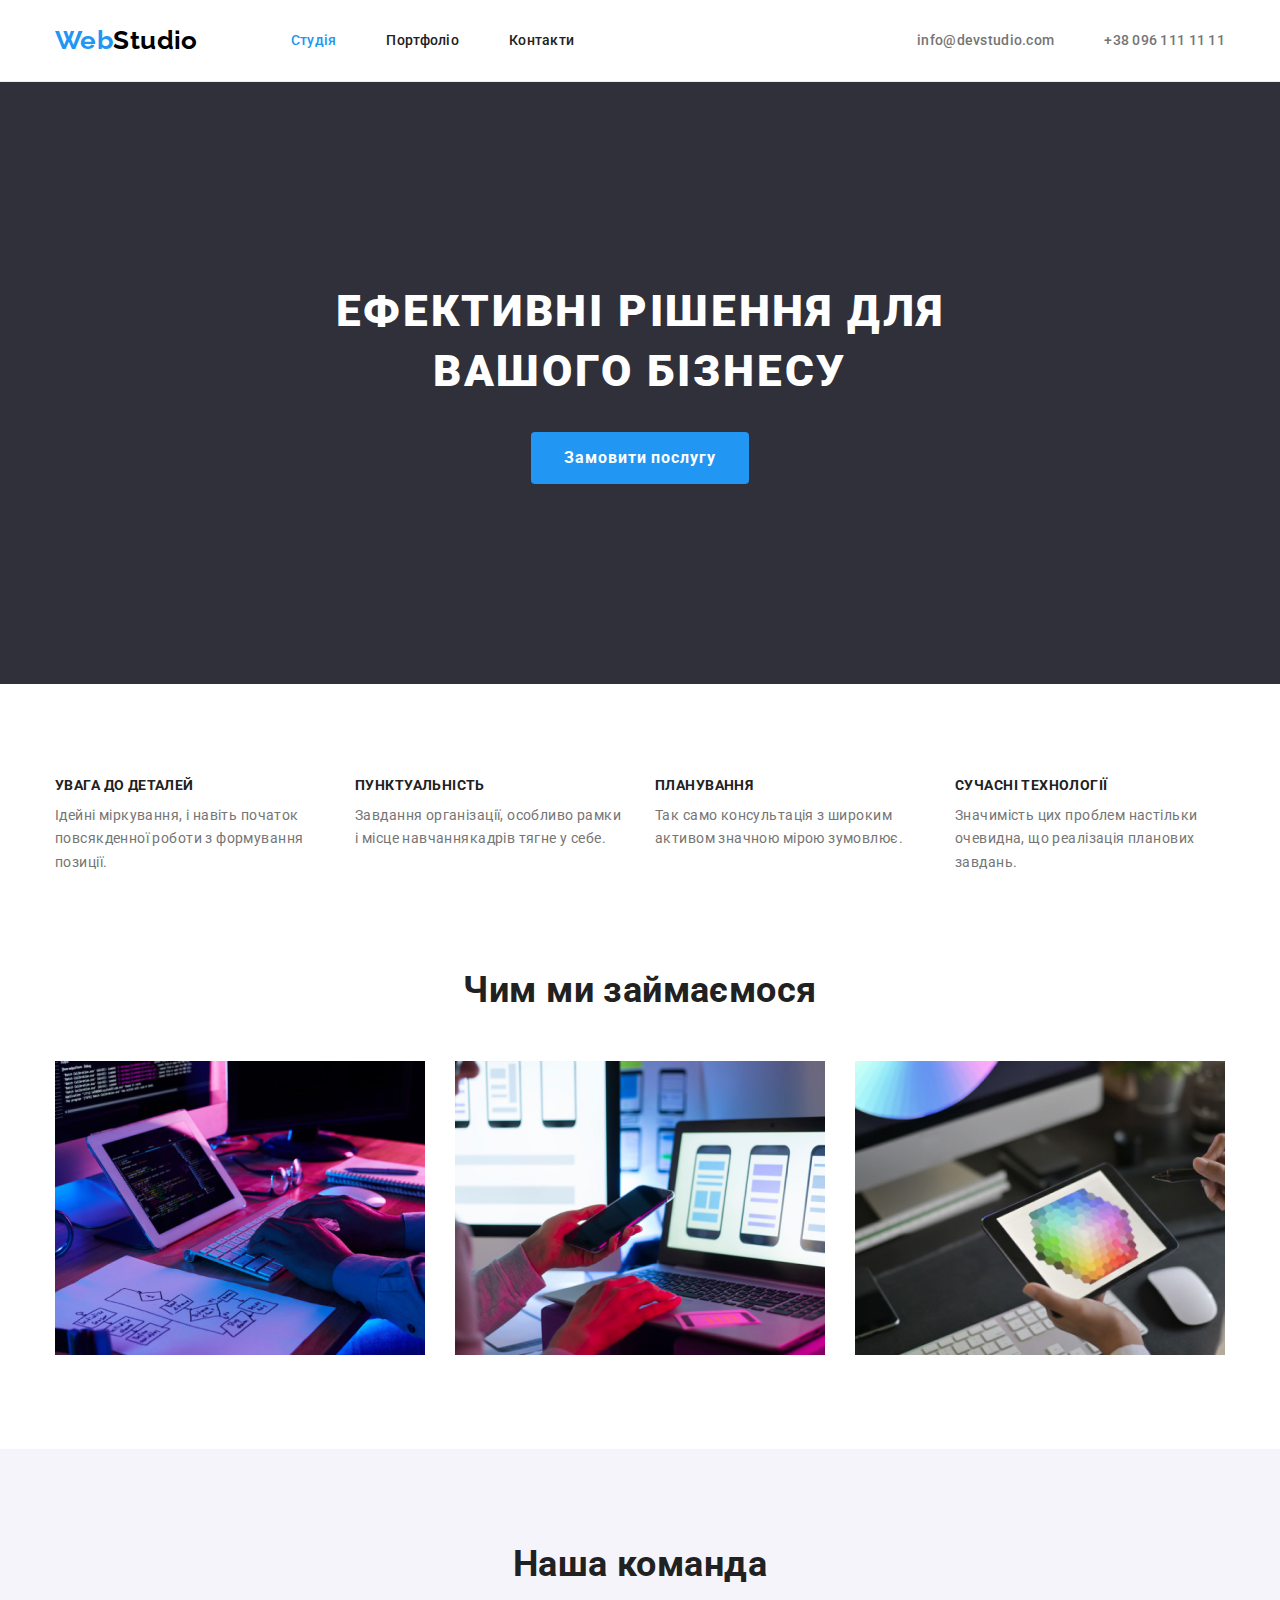
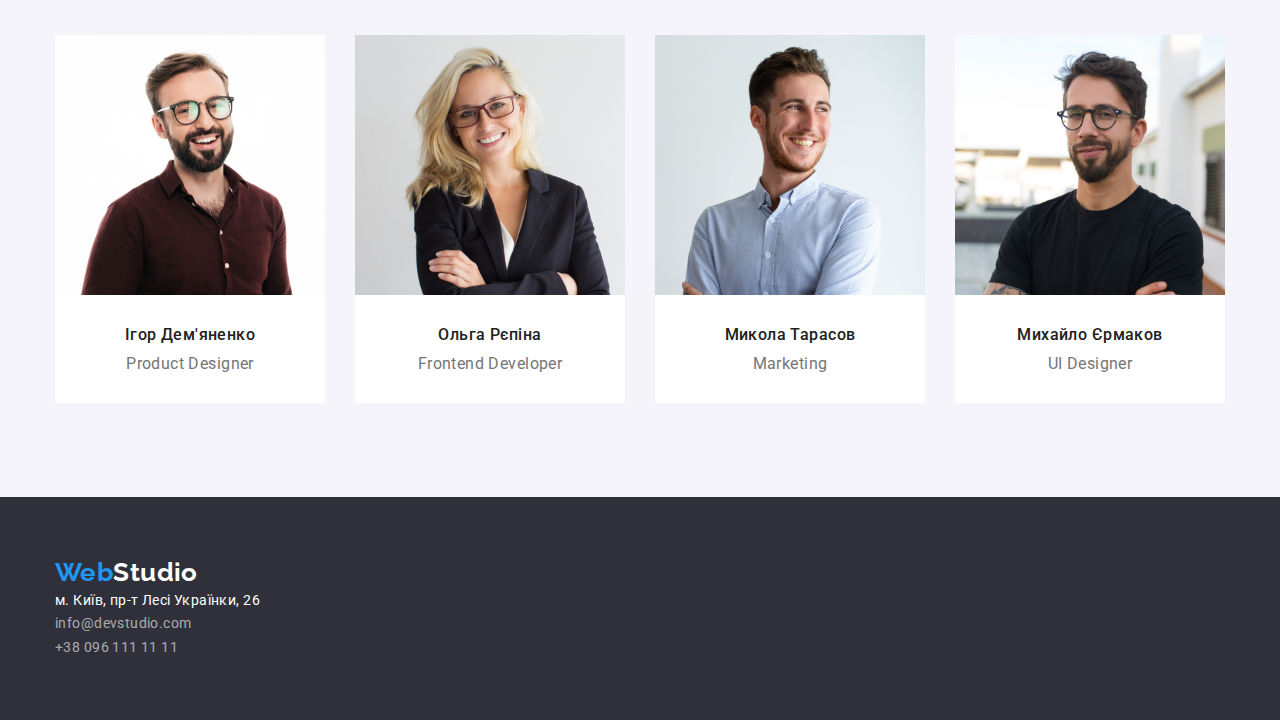
<file: index.html>
<!DOCTYPE html>
<html lang="uk">
    <head>
        <meta charset="UTF-8">
        <meta name="viewport" content="width=device-width, initial-scale=1.0">
        <title>Document</title>
        <link href="https://fonts.googleapis.com/css2?family=Raleway:wght@700&family=Roboto:wght@400;500;700;900&display=swap" rel="stylesheet">
        <link rel="stylesheet" href="https://cdnjs.cloudflare.com/ajax/libs/modern-normalize/1.1.0/modern-normalize.min.css"> 
        <link rel="stylesheet" href="./css/styles.css">
        
    </head>
    <body>
        <!--Шапка сайту-->
        <header class="page-header">
            <nav class="container main-nav">
                <a class="logo-link" href="./index.html">Web<span class="logo-header">Studio</span></a>
    
                <ul class="site-nav">
                    <li class="item"><a href="" class="link current">Студія</a></li>
                    <li class="item"><a href="./portfolio.html" class="link">Портфоліо</a></li>
                    <li class="item"><a href="" class="link">Контакти</a></li>
                </ul>
    
                <ul class="contacts-list">
                    <li class="item"><a class="contact link" href="mailto:info@devstudio.com">info@devstudio.com</a></li>
                    <li class="item"><a class="contact link" href="tel:+380961111111">+38 096 111 11 11</a></li>
                </ul>
            </nav>
        </header>

        <main>
            <!--Пропозиції-->
            <section class="propositions">
                <h1 class="propositions-title">Ефективні рішення для вашого бізнесу</h1>
                <button class="button primary" type="button">Замовити послугу</button>
            </section>

            <!--Особливості-->
            <section class="section">
                <div class="container">
                    <h2 class="visually-hidden">Особливості</h2>
                    <ul class="features-list">
                        <li class="item">
                            <h3 class="features-title">Увага до деталей</h3>
                            <p class="section-text">
                                Ідейні міркування, 
                                і навіть початок <br> повсякденної роботи з формування <br> позиції.
                            </p>
                        </li>
                        
                        <li class="item">
                            <h3 class="features-title">Пунктуальність</h3>
                            <p class="section-text">Завдання організації, особливо рамки <br> 
                                і місце навчаннякадрів тягне у себе.
                            </p>
                        </li>
                        <li class="item">
                            <h3 class="features-title">Планування</h3>
                            <p class="section-text">Так само консультація з широким <br> 
                                активом значною мірою зумовлює.
                            </p>
                        </li>
                        <li class="item">
                            <h3 class="features-title">Сучасні технології</h3>
                            <p class="section-text">Значимість цих проблем настільки <br> 
                                очевидна, що реалізація планових <br> завдань.
                            </p>
                        </li>
                    </ul>
                </div>
            </section>

            <!--Чим ми займаємося-->
            <section class="section works">
                <div class="container">
                    <h2 class="section-title">Чим ми займаємося</h2>
                    <ul class="works-list">
                        <li class="list">
                            <img src="./images/box1.jpg" alt="Планшет" width="370" height="294">
                        </li>
                        <li class="list">
                            <img src="./images/box2.jpg" alt="Мобільний телефон" width="370" height="294">
                        </li>
                        <li class="list">
                            <img src="./images/box3.jpg" alt="Дизайн" width="370" height="294">
                        </li>
                    </ul>
                </div>
            </section>

            <!--Члени команди-->
            <section class="section bg">
                <div class="container">
                    <h2 class="section-title">Наша команда</h2>
                    <ul class="team-list">
                        <li class="list">
                            <img src="./images/img1.jpg" alt="Зображення члена команди" width="270" height="260">
                            <div class="content">
                                <h3 class="team-title">Ігор Дем'яненко</h3>
                                <p class="job-title">Product Designer</p>
                            </div>
                        </li>
                        <li class="list">
                            <img src="./images/img2.jpg" alt="Зображення члена команди" width="270" height="260">
                            <div class="content">
                                <h3 class="team-title">Ольга Рєпіна</h3>
                                <p class="job-title">Frontend Developer</p>
                            </div>
                        </li>
                        <li class="list">
                            <img src="./images/img3.jpg" alt="Зображення члена команди" width="270" height="260">
                            <div class="content">
                                <h3 class="team-title">Микола Тарасов</h3>
                                <p class="job-title">Marketing</p>
                            </div>
                        </li>
                        <li class="list">
                            <img src="./images/img4.jpg" alt="Зображення члена команди" width="270" height="260">
                            <div class="content">
                                <h3 class="team-title">Михайло Єрмаков</h3>
                                <p class="job-title">UI Designer</p>
                            </div>
                        </li>
                    </ul>
                </div>
            </section>
        </main>

        <!--Футер-->
        <footer class="footer">
            <div class="container">
                <a class="logo-link" href="./index.html">Web<span class="logo-footer">Studio</span></a>
                <address>
                    <ul class="contacts">
                        <li><a href="https://goo.gl/maps/xUyhkgXyXuYnwauUA" class="address">м. Київ, пр-т Лесі Українки, 26</a></li>
                        <li><a href="mailto:info@devstudio" class="mail">info@devstudio.com</a></li>
                        <li><a href="tel:+380961111111" class="tel">+38 096 111 11 11</a></li>
                    </ul>  
                </address>

            </div>
        </footer>
    </body>
</html>
</file>
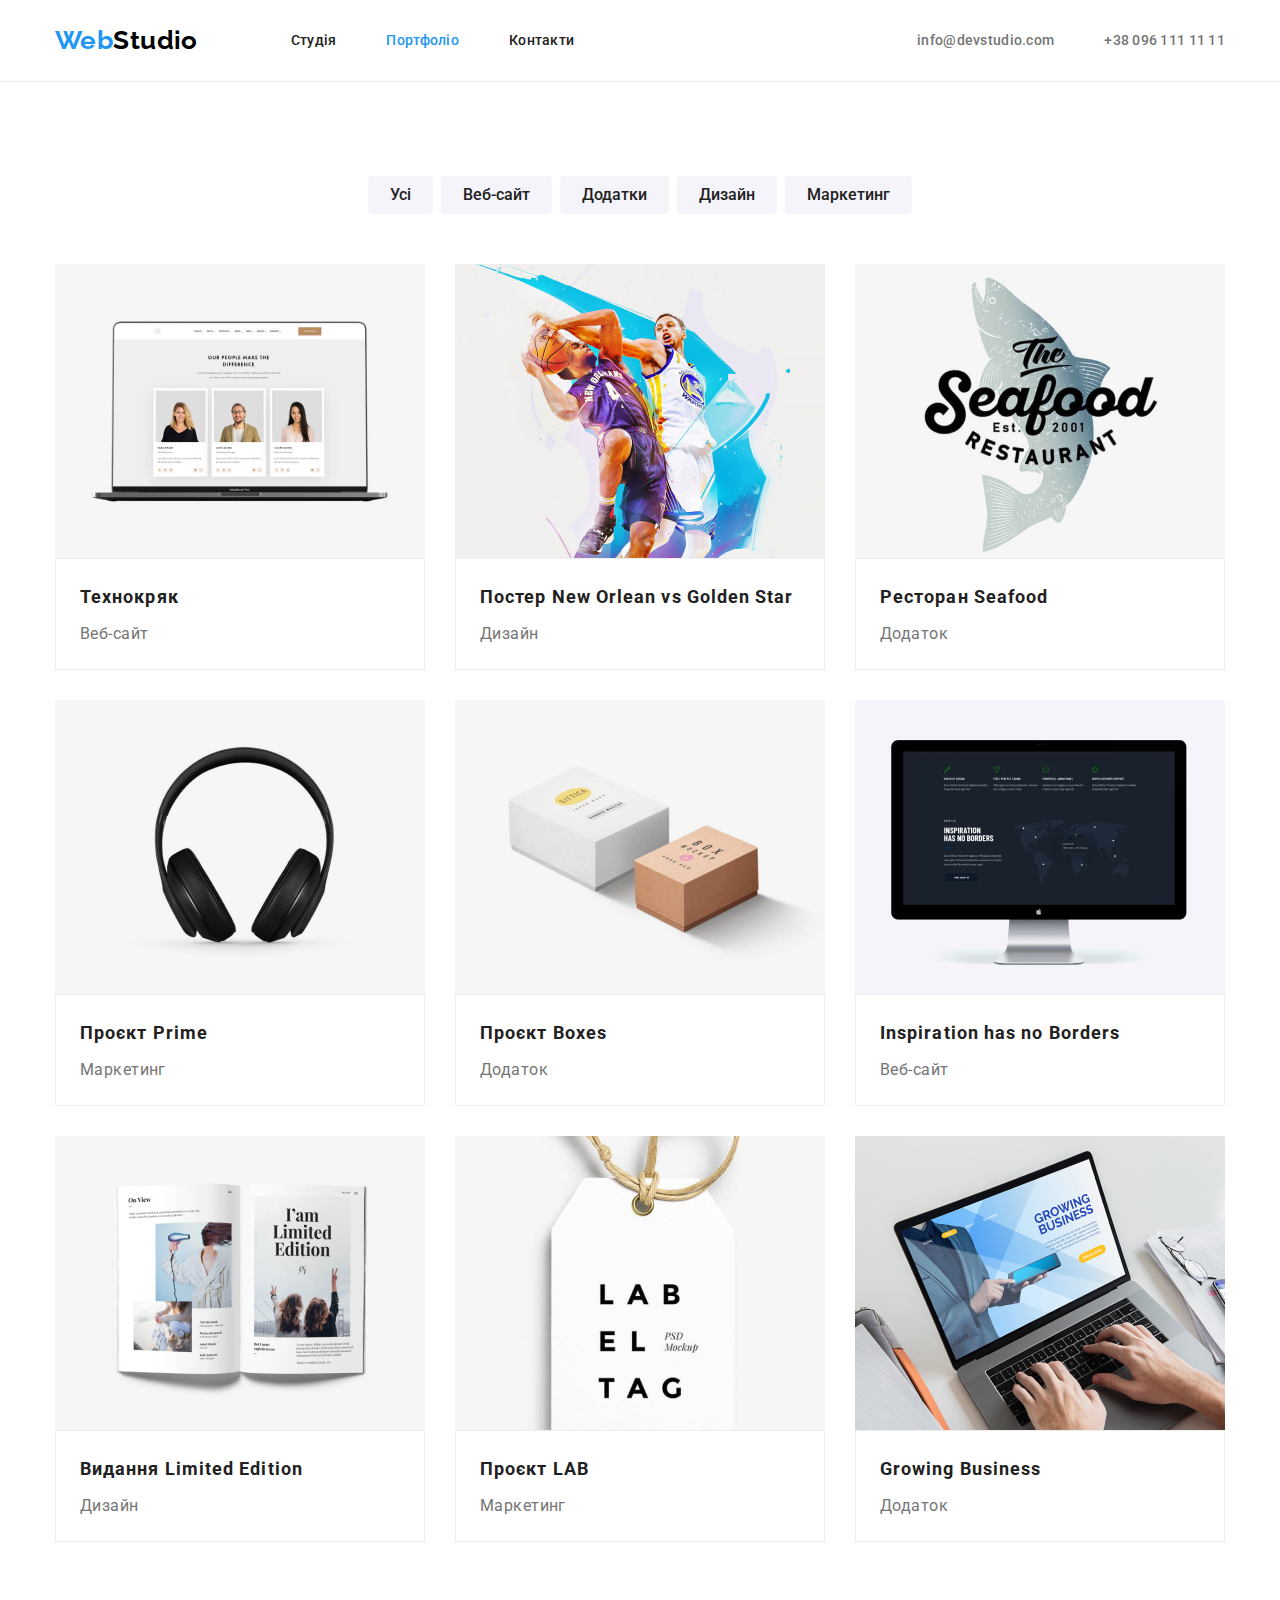
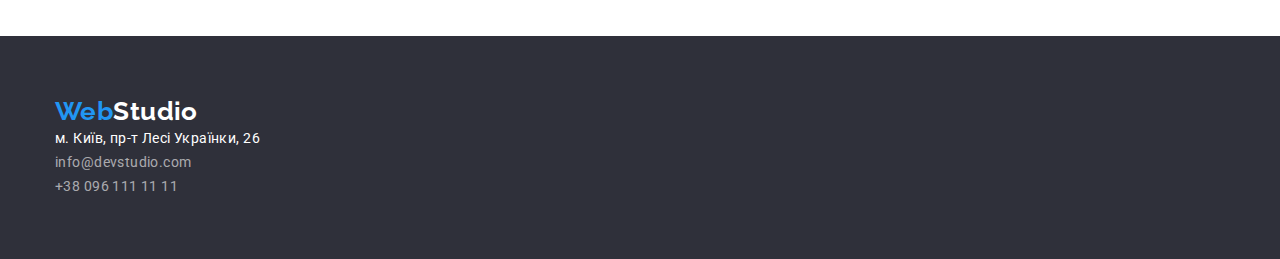
<file: portfolio.html>
<!DOCTYPE html>
<html lang="uk">
    <head>
        <meta charset="UTF-8">
        <meta name="viewport" content="width=device-width, initial-scale=1.0">
        <title>Document</title>
        <link href="https://fonts.googleapis.com/css2?family=Raleway:wght@700&family=Roboto:wght@400;500;700;900&display=swap" rel="stylesheet">
        <link rel="stylesheet" href="https://cdnjs.cloudflare.com/ajax/libs/modern-normalize/1.1.0/modern-normalize.min.css"> 
        <link rel="stylesheet" href="./css/styles.css">
        
    </head>
    <body>
        <!--Шапка сайту-->
        <header class="page-header">
            <nav class="container main-nav">
                <a class="logo-link" href="./index.html">Web<span class="logo-header">Studio</span></a>
    
                <ul class="site-nav">
                    <li class="item"><a href="./index.html" class="link">Студія</a></li>
                    <li class="item"><a href="./portfolio.html" class="link current">Портфоліо</a></li>
                    <li class="item"><a href="" class="link">Контакти</a></li>
                </ul>
    
                <ul class="contacts-list">
                    <li class="item"><a class="contact link" href="mailto:info@devstudio.com">info@devstudio.com</a></li>
                    <li class="item"><a class="contact link" href="tel:+380961111111">+38 096 111 11 11</a></li>
                </ul>
            </nav>
        </header>

        <main>
            <!-- Наші проекти -->
            <section class="section">
                <div class="container">
                    <h1 class="visually-hidden">Наші проекти</h1>
                    <ul class="filter-list">
                        <li class="item"><button class="filter" type="button">Усі</button></li>
                        <li class="item"><button class="filter" type="button">Веб-сайт</button></li>
                        <li class="item"><button class="filter" type="button">Додатки</button></li>
                        <li class="item"><button class="filter" type="button">Дизайн</button></li>
                        <li class="item"><button class="filter" type="button">Маркетинг</button></li>
            
                    </ul>   
                </div>
                <div class="container">
                    <ul class="projects-list">
                        <li class="item">
                            <img src="./images/image1.jpg" alt="Люди" width="370" height="294"> 
                            <div class="content">
                                <h2 class="title">Технокряк</h2>
                                <p class="text">Веб-сайт</p>
                            </div>
                        </li>
                        <li class="item">
                            <img src="./images/image2.jpg" alt="Баскетболісти" width="370" height="294">
                            <div class="content">
                                <h2 class="title">Постер New Orlean vs Golden Star</h2>
                                <p class="text">Дизайн</p>
                            </div>
                        </li>
                        <li class="item">
                            <img src="./images/image3.jpg" alt="Ресторан" width="370" height="294">
                            <div class="content">
                                <h2 class="title">Ресторан Seafood</h2>
                                <p class="text">Додаток</p>
                            </div>
                        </li>
                        <li class="item">
                            <img src="./images/image4.jpg" alt="Навушники" width="370" height="294">
                            <div class="content">
                                <h2 class="title">Проєкт Prime</h2>
                                <p class="text">Маркетинг</p>
                            </div>
                        </li>
                        <li class="item">
                            <img src="./images/image5.jpg" alt="Коробки" width="370" height="294">
                            <div class="content">
                                <h2 class="title">Проєкт Boxes</h2>
                                <p class="text">Додаток</p>
                            </div>
                        </li>
                        <li class="item">
                            <img src="./images/image6.jpg" alt="Монітор" width="370" height="294">
                            <div class="content">
                                <h3 class="title">Inspiration has no Borders</h3>
                                <p class="text">Веб-сайт</p>
                            </div>
                        </li>
                        <li class="item">
                            <img src="./images/image7.jpg" alt="Журнал" width="370" height="294">
                            <div class="content">
                                <h3 class="title">Видання Limited Edition</h3>
                                <p class="text">Дизайн</p>
                            </div>
                        </li>
                        <li class="item">
                            <img src="./images/image8.jpg" alt="Макет" width="370" height="294">
                            <div class="content">
                                <h3 class="title">Проєкт LAB</h3>
                                <p class="text">Маркетинг</p>
                            </div>
                        </li>
                        <li class="item">
                            <img src="./images/image9.jpg" alt="Ноутбук" width="370" height="294">
                            <div class="content">
                                <h3 class="title">Growing Business</h3>
                                <p class="text">Додаток</p>
                            </div>
                        </li>
    
                    </ul>

                </div>
            </section>
            
        </main>

        <!--Футер-->
        <footer class="footer">
            <div class="container">
                <a class="logo-link" href="./index.html">Web<span class="logo-footer">Studio</span></a>
                <address>
                    <ul class="contacts">
                        <li><a href="https://goo.gl/maps/xUyhkgXyXuYnwauUA" class="address">м. Київ, пр-т Лесі Українки, 26</a></li>
                        <li><a href="mailto:info@devstudio" class="mail">info@devstudio.com</a></li>
                        <li><a href="tel:+380961111111" class="tel">+38 096 111 11 11</a></li>
                    </ul>  
                </address>
            </div>
        </footer>
 
    </body>
</html>
</file>
<file: css/styles.css>
/* цвет основного текста #212121*/
/*вторичный цвет текста #757575*/
/* белый #FFFFFF*/
/* черный #000000*/
/* акцент #2196F3*/
/* вторичный цвет фона#2196F3 */

:root{
    --primary-text-color: #757575;
    --title-text-color:  #212121;
    --accent-color: #2196F3;
    --primary-white-color: #ffffff; 
    --new-accept: #000000;
    --color-button-primary:#188CE8;
    --color-bg: #2F303A;
    --color-bg-filter: #F5F4FA;
    --accept-footer:rgba(255, 255, 255, 0.6);


}

body{
    color: var(--primary-text-color);
    background-color: var(--primary-white-color);
    font-family: Roboto, sans-serif;
    font-size: 14px;
    letter-spacing: 0.03em;
}

.list{
    padding: 0;
    margin: 0;
    list-style: none;
    text-decoration: none;
}

h1, h2, h3, h4, h5, h6,
p{
    margin-top: 0;
    margin-bottom: 0;
}

.container{
    margin-left: auto;
    margin-right: auto;

    padding-left: 15px;
    padding-right: 15px;
    width: 1200px;
}

.page-header {
    border-bottom: 1px solid #ECECEC;
}

/* Main nav */
.main-nav{
    display: flex;
    align-items: center;
    border-top: 0;
    
}

/* Site nav */

.site-nav{
    display: flex;
    margin-left: 93px;
}

.site-nav .item{
    padding-top: 32px;
    padding-bottom: 32px;

}

.site-nav .item + .item{
    margin-left: 50px;
}

/* Стилизация логотипа */

.logo-link{
    color: var(--accent-color);
    font-family: Raleway, sans-serif;
    font-weight: 700;
    font-size: 26px;
    line-height: 1.2;
    text-decoration: none;
}

.logo-link .logo-header{
    color: var(--new-accept);
    text-decoration: none;
}

/* Навігація */
/* site nav */

.site-nav .link {
    
    color: var(--title-text-color);
    font-weight: 500;
    line-height: 1.14;
    letter-spacing: 0.02em;
    text-decoration: none;
}
.site-nav .link:hover, 
.site-nav .link:focus {
    color: var(--accent-color);
}

.site-nav .link.current{
    color: var(--accent-color);
}

/* contact-list */

.contacts-list{
    display: flex;
    margin-left: auto;
}

.contacts-list .item{
    padding-top: 32px;
    padding-bottom: 32px;
}

.contacts-list .item + .item{
    margin-left: 50px;
 }

.contact.link{
    padding-top: 32px;
    padding-bottom: 32px;
    color: var(--primary-text-color);
    font-weight: 500;
    line-height: 1.14;
    letter-spacing: 0.02em;
    text-decoration: none;
    font-style: normal;
}

.contact.link:hover{
    color: var(--accent-color);
}

/* Пропозиції */

.propositions{
    padding-top: 200px;
    padding-bottom: 200px;
    background-color: var(--color-bg);
    text-align: center;  
}

.propositions-title{
    margin-bottom: 30px;
    margin-left: auto;
    margin-right: auto;
    width: 696px;

    color: var(--primary-white-color);
    font-weight: 900;
    font-size: inherit;
    font-size: 44px;
    line-height: 1.36;
    letter-spacing: 0.06em;
    text-transform: uppercase;
}

.button.primary{
    display: inline-block;
    padding: 10px 32px;
    border-radius: 4px;
    border: 1px solid transparent;
    min-width: 200px;
    color: var(--primary-white-color);
    background-color: var(--accent-color);
    font-weight: 700;
    font-size: 16px;
    line-height: 1.88;
    letter-spacing: 0.06em;
    align-items: center;
    cursor: pointer;
    font-family: inherit;
}

.button.primary:hover,
.button.primary:focus{
    color: var(--color-button-primary); 
}

/* Особенности */
.section{
    padding-top: 94px;
    padding-bottom: 94px;
}

.section.works{
    padding-top: 0;
    padding-bottom: 94px;
}

.features-list{
    display: flex;
}

.features-list .item{
    width: 270px;
    margin-left: 0;
}

.features-list .item + .item{
    margin-left: 30px;
}
.features-title{
    margin-top: 0px;
    margin-bottom: 10px;

    color: var(--title-text-color);
    font-weight: 700;
    line-height: 1.14;
    font-size: inherit;
    text-transform: uppercase;
}

.features-list{
    padding: 0;
    margin: 0;
    list-style: none;
    text-decoration: none;
}

ul{
    list-style: none;
    padding: 0;
    margin: 0;
}

.section-text{
    margin: 0;
    padding-top: 0;
    padding-bottom: 0;
    line-height: 1.7;
}

/* Чим ми займаємося+Члени команди */

.works-list{
    display: flex;
}

.section-title{
    margin-top: 0;
    margin-bottom: 50px;

    color: var(--title-text-color);
    font-weight: 700;
    font-size: 36px;
    line-height: 1.17;
    text-align: center;
}

.works-list .list{
    width: 370px;
    margin-left: 0;
}

.works-list .list + .list{
    margin-left: 30px;
}

img{
    display: block;
    max-width: 100%;
    height: auto;
}

/* Члени команди */

.section.bg{
    background-color: var(--color-bg-filter);
}
.team-list{
    display: flex;
}

.team-list .list{
    width: 270px;
    margin-left: 0;
    background-color: var(--primary-white-color);
}

.team-list .list + .list{
    margin-left: 30px;
}

.team-list .list .content{
    
    padding-top: 30px;
    padding-bottom: 30px;
}
.team-title{
    margin-bottom: 10px;
    text-align: center;

    color: var(--title-text-color);
    font-weight: 500;
    font-size: 16px;
    line-height: 1.19;
}

.job-title{
    text-align: center;
    font-size: 16px;
    line-height: 1.19;
}

/* Footer */

.footer{
    padding-top: 60px;
    padding-bottom: 60px;
    background-color: var(--color-bg);
}

.logo-footer{
    color: var(--primary-white-color);
    text-decoration: none;
}

.footer .logo-link{
    margin-bottom: 20px;
}

.contacts{
    line-height: 1.7;
    font-style: normal;
}

.address{
    margin-bottom: 9px;
    color: var(--primary-white-color);
    text-decoration: none;
    cursor: none;
}

.mail,
.tel{
    color: var(--accept-footer);
    text-decoration: none;
    cursor: none;
}

.mail{
    margin-bottom: 9px;
}

/* Стилі для Портфоліо */

.visually-hidden{
    display: none;
}
/* Button */

.filter-list{
    display: flex;
    margin-bottom: 50px;
    align-items: center;
    justify-content: center;
}

.filter-list .item{
    margin-left: 0;
}

.filter-list .item + .item{
    margin-left: 8px;
}

.filter{
    padding: 6px 22px;
    border-radius: 4px;
    border: navajowhite;
    color: var(--title-text-color);
    background-color: var(--color-bg-filter);
    font-weight: 500;
    font-size: 16px;
    line-height: 1.62;
    text-align: center; 
    font-family: inherit;
    cursor: pointer;
}

.filter:hover,
.filter:focus{
    color: var(--primary-white-color);
    background-color: var(--accent-color);
}

/* Наші проекти */

ul{
    list-style: none;
}

.projects-list{
    display: flex;
    flex-wrap: wrap;  
}


.projects-list .item{
    margin-left: 30px;
}

.projects-list .item:nth-child(3n + 1){
    margin-left: 0;
}

.projects-list .item:nth-child(-n + 6){
    margin-bottom: 30px;
}

.projects-list .item .content{
    width: 370px;
    background: var(--primary-white-color);
    border-top: none;
    border: 1px solid #EEEEEE;
    padding: 20px 24px;
}

.projects-list .title{
    margin-bottom: 4px;
    color: var(--title-text-color);
    font-weight: 700;
    font-size: 18px;
    line-height: 2.0;
    letter-spacing: 0.06em;
}

.projects-list .text{
    margin: 0;
    font-size: 16px;
    line-height: 1.88; 
}
</file>
